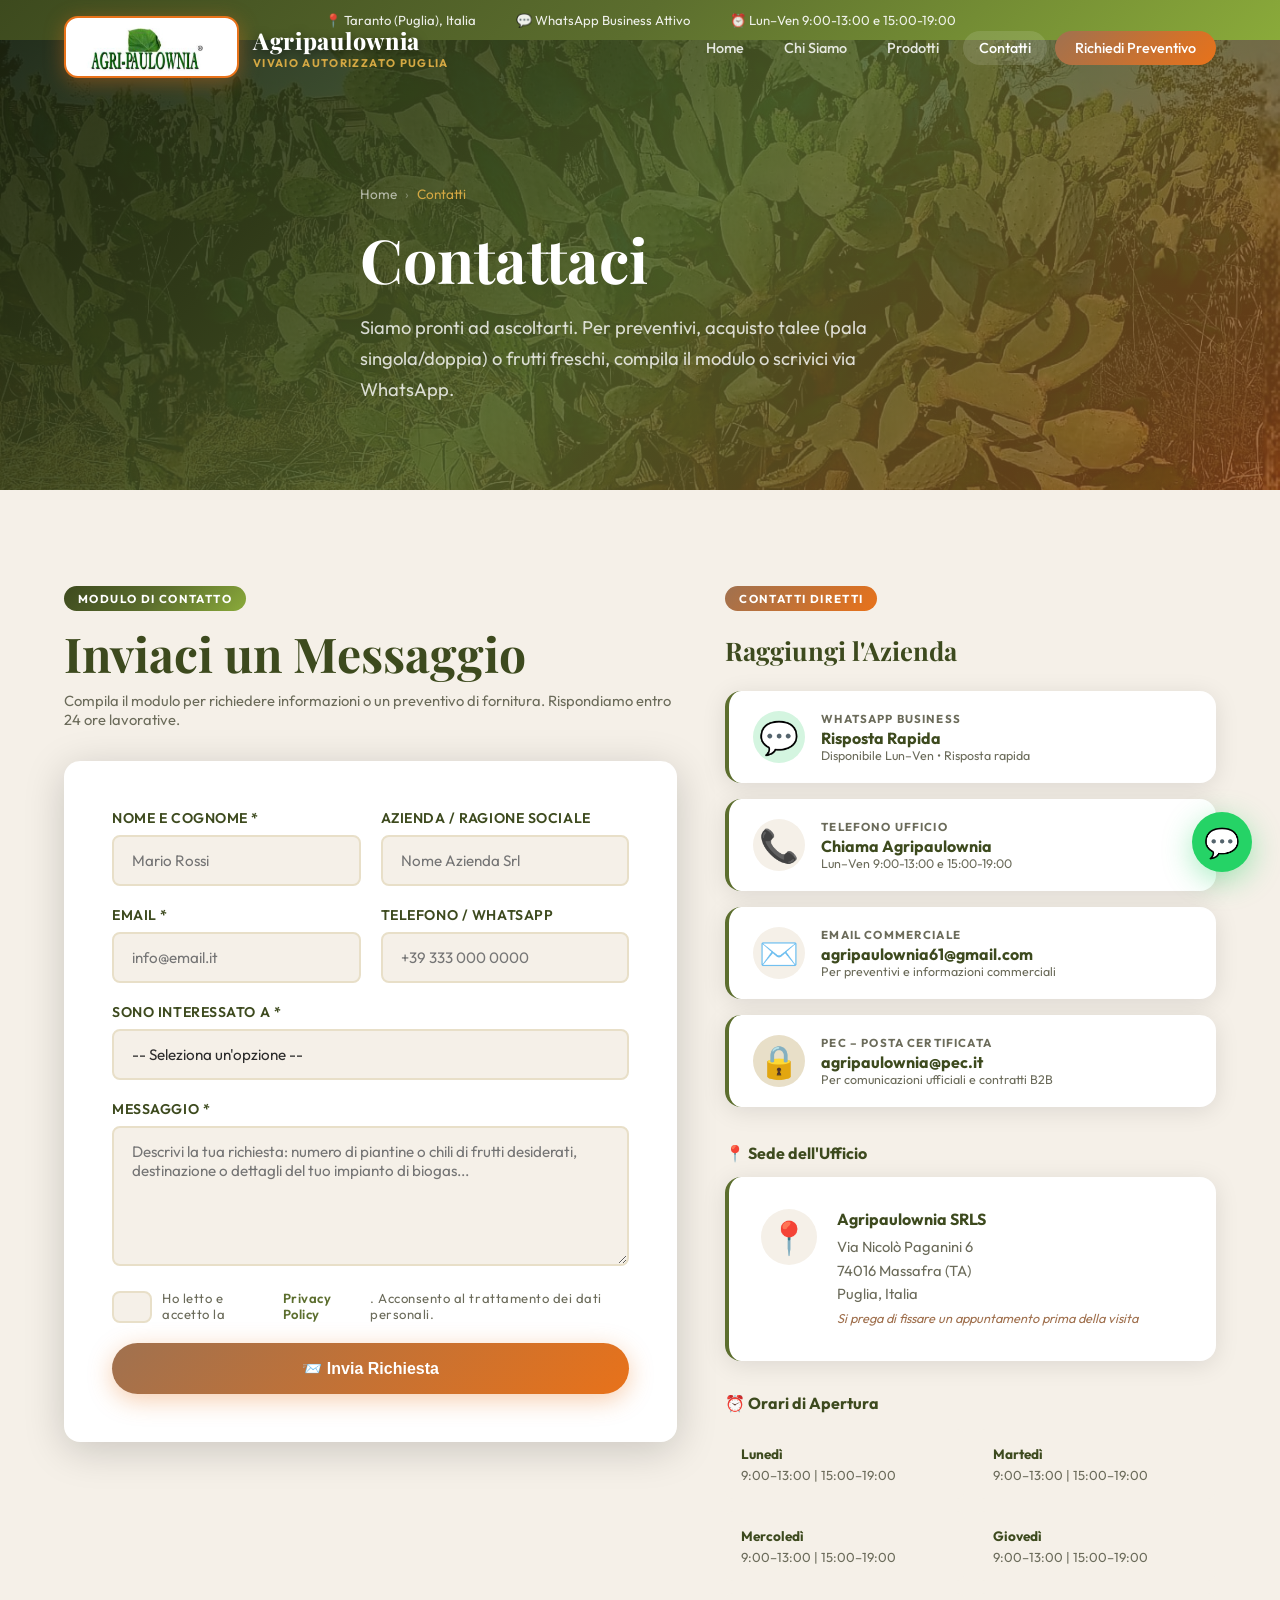
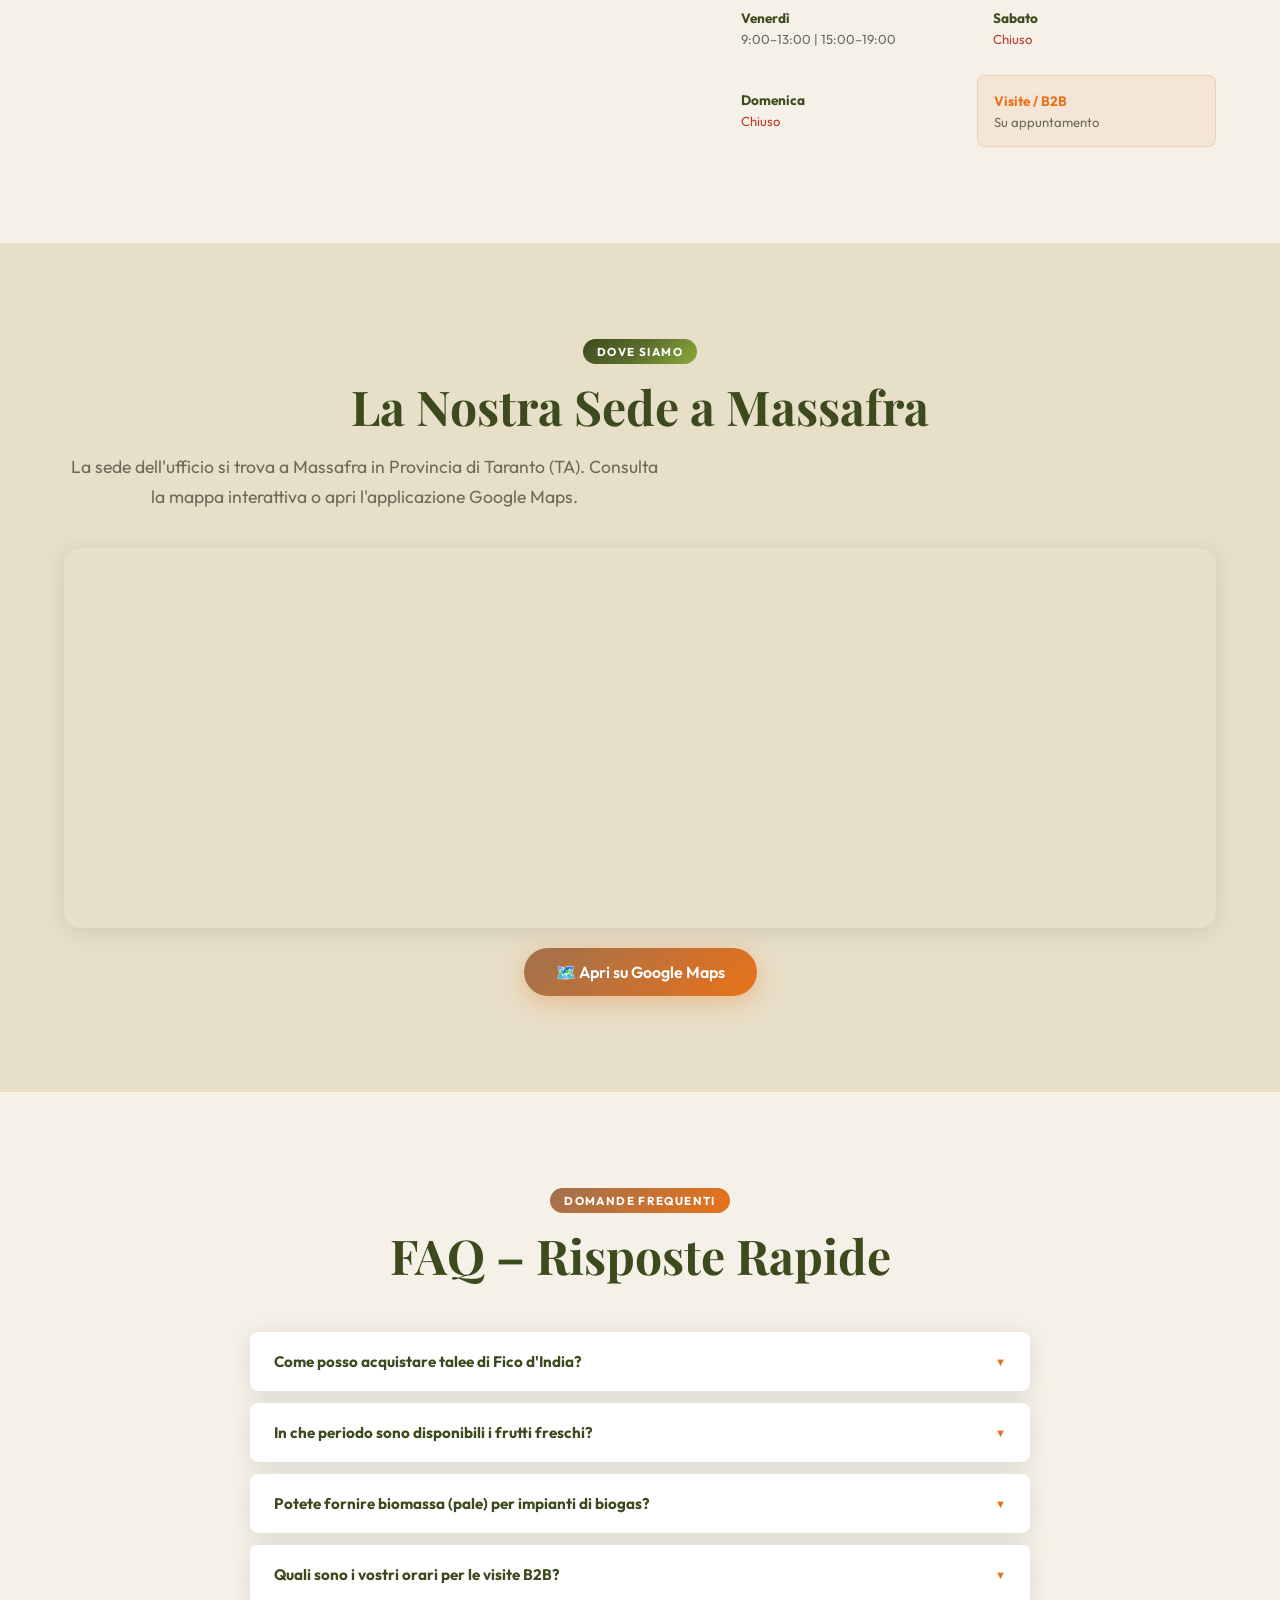
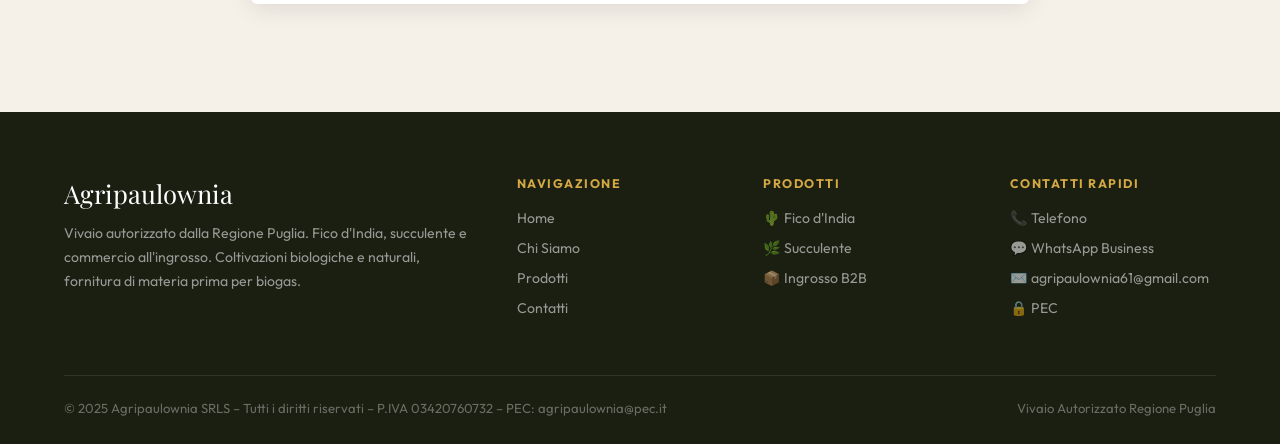
<file: contatti.html>
<!DOCTYPE html>
<html lang="it">
<head>
  <meta charset="UTF-8" />
  <meta name="viewport" content="width=device-width, initial-scale=1.0" />
  <title>Contatti – Agripaulownia | Vivaio Puglia | Richiedi Preventivo</title>
  <meta name="description" content="Contatta Agripaulownia per preventivi, piantine di Fico d'India a foglia singola o doppia, frutti biologici, piante succulente e fornitura pale per biogas." />
    <link rel="icon" type="image/png" sizes="32x32" href="images/favicon.png" />
  <link rel="apple-touch-icon" sizes="180x180" href="images/favicon-180.png" /><link rel="stylesheet" href="style.css" />
  <style>
    /* ── Contact layout ── */
    .contact-layout {
      display: grid;
      grid-template-columns: 5fr 4fr;
      gap: 48px;
      align-items: start;
    }

    /* ── Map placeholder ── */
    .map-container {
      border-radius: var(--radius);
      overflow: hidden;
      height: 380px;
      background: var(--cream-dark);
      position: relative;
      margin-top: 32px;
      box-shadow: var(--shadow-soft);
    }
    .map-container iframe {
      width: 100%;
      height: 100%;
      border: 0;
    }

    /* ── Hours grid ── */
    .hours-grid {
      display: grid;
      grid-template-columns: 1fr 1fr;
      gap: 12px;
    }
    .hours-item {
      background: var(--cream);
      border-radius: var(--radius-sm);
      padding: 16px;
    }
    .hours-item .day {
      font-weight: 700;
      font-size: 0.85rem;
      color: var(--olive-dark);
      margin-bottom: 4px;
    }
    .hours-item .time {
      font-size: 0.82rem;
      color: var(--text-muted);
    }
    .hours-item.closed .time { color: var(--red-cactus); }

    /* ── Quick contact buttons ── */
    .quick-contacts {
      display: flex;
      flex-direction: column;
      gap: 16px;
    }
    .quick-btn {
      display: flex;
      align-items: center;
      gap: 16px;
      background: var(--white);
      border-radius: var(--radius);
      padding: 20px 24px;
      box-shadow: var(--shadow-soft);
      text-decoration: none;
      transition: var(--transition);
      border-left: 4px solid var(--olive);
    }
    .quick-btn:hover {
      transform: translateX(8px);
      box-shadow: var(--shadow-md);
      border-left-color: var(--orange);
    }
    .quick-btn .icon {
      font-size: 2rem;
      width: 52px; height: 52px;
      background: var(--cream);
      border-radius: 50%;
      display: flex; align-items: center; justify-content: center;
      flex-shrink: 0;
    }
    .quick-btn .info .label {
      font-size: 0.72rem;
      font-weight: 700;
      letter-spacing: 0.1em;
      text-transform: uppercase;
      color: var(--text-muted);
      margin-bottom: 2px;
    }
    .quick-btn .info .value {
      font-size: 1rem;
      font-weight: 700;
      color: var(--olive-dark);
    }
    .quick-btn .info .sub {
      font-size: 0.78rem;
      color: var(--text-muted);
    }

    /* ── Form success message ── */
    .form-success {
      display: none;
      background: var(--gradient-green);
      color: var(--white);
      border-radius: var(--radius);
      padding: 24px 28px;
      text-align: center;
      margin-top: 20px;
    }
    .form-success.show { display: block; }

    /* ── Info bar top ── */
    .info-bar {
      background: var(--gradient-green);
      color: var(--white);
      padding: 12px 0;
      font-size: 0.82rem;
    }
    .info-bar .container {
      display: flex;
      justify-content: center;
      gap: 40px;
      flex-wrap: wrap;
    }
    .info-bar-item {
      display: flex;
      align-items: center;
      gap: 8px;
      opacity: 0.9;
    }

    @media (max-width: 1024px) {
      .contact-layout { grid-template-columns: 1fr; }
      .hours-grid { grid-template-columns: repeat(3, 1fr); }
    }
    @media (max-width: 640px) {
      .hours-grid { grid-template-columns: 1fr 1fr; }
    }
  </style>
</head>
<body>

<!-- ── INFO BAR ── -->
<div class="info-bar">
  <div class="container">
    <div class="info-bar-item">📍 Taranto (Puglia), Italia</div>
    <div class="info-bar-item">💬 WhatsApp Business Attivo</div>
    <div class="info-bar-item">⏰ Lun–Ven 9:00-13:00 e 15:00-19:00</div>
  </div>
</div>

<!-- ── NAVIGATION ── -->
<nav class="navbar scrolled" id="navbar">
  <div class="container">
    <a href="index.html" class="nav-logo">
      <img src="images/WhatsApp_Image_2026-09-08_at_15.44.19.jpeg" alt="Agripaulownia Logo" />
      <div class="nav-logo-text">
        <span class="name">Agripaulownia</span>
        <span class="tagline">Vivaio Autorizzato Puglia</span>
      </div>
    </a>
    <ul class="nav-links" id="navLinks">
      <li><a href="index.html">Home</a></li>
      <li><a href="chi-siamo.html">Chi Siamo</a></li>
      <li><a href="prodotti.html">Prodotti</a></li>
      <li><a href="contatti.html" class="active">Contatti</a></li>
      <li class="nav-cta"><a href="#form-contatto">Richiedi Preventivo</a></li>
    </ul>
    <div class="hamburger" onclick="toggleNav()"><span></span><span></span><span></span></div>
  </div>
</nav>

<!-- ── PAGE HERO ── -->
<section class="page-hero">
  <div class="page-hero-bg" style="background-image:url('images/WhatsApp_Image_2026-07-15_at_09.56.451.jpeg')"></div>
  <div class="page-hero-overlay"></div>
  <div class="container">
    <div class="page-hero-content">
      <div class="breadcrumb">
        <a href="index.html">Home</a>
        <span class="sep">›</span>
        <span class="current">Contatti</span>
      </div>
      <h1>Contattaci</h1>
      <p>Siamo pronti ad ascoltarti. Per preventivi, acquisto talee (pala singola/doppia) o frutti freschi, compila il modulo o scrivici via WhatsApp.</p>
    </div>
  </div>
</section>

<!-- ── MAIN CONTACT SECTION ── -->
<section class="section" id="form-contatto">
  <div class="container">
    <div class="contact-layout">

      <!-- LEFT: FORM -->
      <div class="reveal">
        <span class="tag tag-green">Modulo di Contatto</span>
        <h2 class="section-title" style="margin-bottom:8px;">Inviaci un Messaggio</h2>
        <p style="color:var(--text-muted); margin-bottom:32px; font-size:0.92rem;">Compila il modulo per richiedere informazioni o un preventivo di fornitura. Rispondiamo entro 24 ore lavorative.</p>

        <div class="contact-form">
          <form id="contactForm" onsubmit="submitForm(event)">
            <div class="form-grid">
              <div class="form-group">
                <label for="nome">Nome e Cognome *</label>
                <input type="text" id="nome" name="nome" placeholder="Mario Rossi" required />
              </div>
              <div class="form-group">
                <label for="azienda">Azienda / Ragione Sociale</label>
                <input type="text" id="azienda" name="azienda" placeholder="Nome Azienda Srl" />
              </div>
            </div>
            <div class="form-grid">
              <div class="form-group">
                <label for="email">Email *</label>
                <input type="email" id="email" name="email" placeholder="info@email.it" required />
              </div>
              <div class="form-group">
                <label for="telefono">Telefono / WhatsApp</label>
                <input type="tel" id="telefono" name="telefono" placeholder="+39 333 000 0000" />
              </div>
            </div>
            <div class="form-group">
              <label for="interesse">Sono interessato a *</label>
              <select id="interesse" name="interesse" required>
                <option value="">-- Seleziona un'opzione --</option>
                <option value="fichi-singola">🌵 Talea Fico d'India - Pala Singola (1 cladodo)</option>
                <option value="fichi-doppia">🌵 Talea Fico d'India - Pala Doppia (2 cladodi)</option>
                <option value="fichi-frutti">🍑 Vendita Frutti freschi di Fico d'India</option>
                <option value="fichi-biogas">🔋 Fornitura pale (cladodi) per Impianti Biogas</option>
                <option value="succulente-ingrosso">🌿 Succulente / Piante Grasse all'Ingrosso</option>
                <option value="materiale-propagazione">🌱 Materiale Vivaistico / Talee</option>
                <option value="altro">❓ Altro / Richiesta Informazioni</option>
              </select>
            </div>
            <div class="form-group">
              <label for="messaggio">Messaggio *</label>
              <textarea id="messaggio" name="messaggio" placeholder="Descrivi la tua richiesta: numero di piantine o chili di frutti desiderati, destinazione o dettagli del tuo impianto di biogas..." required></textarea>
            </div>
            <div class="form-group">
              <label style="display:flex; gap:10px; align-items:flex-start; cursor:pointer; text-transform:none; font-weight:400; font-size:0.82rem; color:var(--text-muted);">
                <input type="checkbox" required style="width:18px; height:18px; margin-top:1px; flex-shrink:0; accent-color:var(--olive);" />
                Ho letto e accetto la <a href="#" style="color:var(--olive); font-weight:600;">Privacy Policy</a>. Acconsento al trattamento dei dati personali.
              </label>
            </div>
            <button type="submit" class="btn btn-primary" style="width:100%; justify-content:center; font-size:1rem; padding:16px;">
              📨 Invia Richiesta
            </button>
          </form>
          <div class="form-success" id="formSuccess">
            <div style="font-size:2.5rem; margin-bottom:8px;">✅</div>
            <div style="font-family:'Playfair Display',serif; font-size:1.3rem; margin-bottom:6px;">Messaggio Inviato!</div>
            <p style="font-size:0.9rem; opacity:0.85;">Grazie per averci contattato. Ti risponderemo entro 24 ore lavorative. Se hai bisogno di una risposta immediata, puoi contattarci direttamente via WhatsApp.</p>
          </div>
        </div>
      </div>

      <!-- RIGHT: CONTACTS + HOURS -->
      <div class="reveal reveal-delay-2">
        <span class="tag">Contatti Diretti</span>
        <h3 style="font-family:'Playfair Display',serif; font-size:1.6rem; color:var(--olive-dark); margin-bottom:24px; margin-top:8px;">Raggiungi l'Azienda</h3>

        <div class="quick-contacts" style="margin-bottom:36px;">
          <a href="https://wa.me/39" class="quick-btn" target="_blank" id="whatsapp-link">
            <div class="icon" style="background:#d4f5e0;">💬</div>
            <div class="info">
              <div class="label">WhatsApp Business</div>
              <div class="value">Risposta Rapida</div>
              <div class="sub">Disponibile Lun–Ven • Risposta rapida</div>
            </div>
          </a>

          <a href="tel:+39" class="quick-btn" id="phone-link">
            <div class="icon">📞</div>
            <div class="info">
              <div class="label">Telefono Ufficio</div>
              <div class="value">Chiama Agripaulownia</div>
              <div class="sub">Lun–Ven 9:00-13:00 e 15:00-19:00</div>
            </div>
          </a>

          <a href="mailto:agripaulownia61@gmail.com" class="quick-btn" id="email-link">
            <div class="icon">✉️</div>
            <div class="info">
              <div class="label">Email Commerciale</div>
              <div class="value">agripaulownia61@gmail.com</div>
              <div class="sub">Per preventivi e informazioni commerciali</div>
            </div>
          </a>

          <a href="mailto:agripaulownia@pec.it" class="quick-btn" id="pec-link">
            <div class="icon" style="background:var(--cream-dark);">🔒</div>
            <div class="info">
              <div class="label">PEC – Posta Certificata</div>
              <div class="value">agripaulownia@pec.it</div>
              <div class="sub">Per comunicazioni ufficiali e contratti B2B</div>
            </div>
          </a>
        </div>

        <!-- Sede -->
        <div style="margin-bottom:32px;">
          <h4 style="font-weight:700; color:var(--olive-dark); margin-bottom:14px; font-size:1rem;">📍 Sede dell'Ufficio</h4>
          <div class="contact-info-card" style="margin-bottom:0;">
            <div class="contact-icon">📍</div>
            <div class="contact-info-text">
              <h4>Agripaulownia SRLS</h4>
              <p>Via Nicolò Paganini 6<br/>
              74016 Massafra (TA)<br/>
              Puglia, Italia<br/>
              <em style="font-size:0.8rem; color:var(--terra);">Si prega di fissare un appuntamento prima della visita</em></p>
            </div>
          </div>
        </div>

        <!-- Orari -->
        <div>
          <h4 style="font-weight:700; color:var(--olive-dark); margin-bottom:16px; font-size:1rem;">⏰ Orari di Apertura</h4>
          <div class="hours-grid">
            <div class="hours-item">
              <div class="day">Lunedì</div>
              <div class="time">9:00–13:00 | 15:00–19:00</div>
            </div>
            <div class="hours-item">
              <div class="day">Martedì</div>
              <div class="time">9:00–13:00 | 15:00–19:00</div>
            </div>
            <div class="hours-item">
              <div class="day">Mercoledì</div>
              <div class="time">9:00–13:00 | 15:00–19:00</div>
            </div>
            <div class="hours-item">
              <div class="day">Giovedì</div>
              <div class="time">9:00–13:00 | 15:00–19:00</div>
            </div>
            <div class="hours-item">
              <div class="day">Venerdì</div>
              <div class="time">9:00–13:00 | 15:00–19:00</div>
            </div>
            <div class="hours-item closed">
              <div class="day">Sabato</div>
              <div class="time">Chiuso</div>
            </div>
            <div class="hours-item closed">
              <div class="day">Domenica</div>
              <div class="time">Chiuso</div>
            </div>
            <div class="hours-item" style="background:rgba(232,114,26,0.08); border:1px solid rgba(232,114,26,0.2);">
              <div class="day" style="color:var(--orange);">Visite / B2B</div>
              <div class="time">Su appuntamento</div>
            </div>
          </div>
        </div>

      </div>
    </div>
  </div>
</section>

<!-- ── MAP SECTION ── -->
<section class="section section-alt">
  <div class="container">
    <div style="text-align:center; margin-bottom:36px;" class="reveal">
      <span class="tag tag-green">Dove Siamo</span>
      <h2 class="section-title">La Nostra Sede a Massafra</h2>
      <p class="section-sub">La sede dell'ufficio si trova a Massafra in Provincia di Taranto (TA). Consulta la mappa interattiva o apri l'applicazione Google Maps.</p>
    </div>
    <div class="map-container reveal">
      <!-- Mappa Google Maps integrata con indirizzo reale -->
      <iframe src="https://www.google.com/maps/embed?pb=!1m18!1m12!1m3!1d3023.2370617300706!2d17.114704076326658!3d40.589886071412574!2m3!1f0!2f0!3f0!3m2!1i1024!2i768!4f13.1!3m3!1m2!1s0x1346f0477b8971f1%3A0xc3412501a1c93a8d!2sVia%20Nicol%C3%B2%20Paganini%2C%206%2C%2074016%20Massafra%20TA!5e0!3m2!1sit!2sit!4v1717283456789!5m2!1sit!2sit" width="100%" height="100%" style="border:0;" allowfullscreen="" loading="lazy" referrerpolicy="no-referrer-when-downgrade"></iframe>
    </div>
    <div style="text-align:center; margin-top:20px;">
      <a href="https://maps.app.goo.gl/ULooT4WFDzWMUVPG8" target="_blank" class="btn btn-primary">
        🗺️ Apri su Google Maps
      </a>
    </div>
  </div>
</section>

<!-- ── FAQ RAPIDE ── -->
<section class="section">
  <div class="container">
    <div style="max-width:780px; margin:0 auto;">
      <div style="text-align:center; margin-bottom:48px;" class="reveal">
        <span class="tag">Domande Frequenti</span>
        <h2 class="section-title">FAQ – Risposte Rapide</h2>
      </div>
      <div id="faqContainer">
        <div class="faq-item reveal" onclick="toggleFaq(this)">
          <div class="faq-question">
            <span>Come posso acquistare talee di Fico d'India?</span>
            <span class="faq-arrow">▼</span>
          </div>
          <div class="faq-answer">
            <p>Puoi contattarci tramite il modulo, per email o per telefono WhatsApp. Forniamo talee certificate a pala singola (un cladodo) o doppia pala (due cladodi), pronte per essere messe a dimora. Tutte le nostre piantine sono dotate di regolare passaporto fitosanitario europeo.</p>
          </div>
        </div>
        <div class="faq-item reveal reveal-delay-1" onclick="toggleFaq(this)">
          <div class="faq-question">
            <span>In che periodo sono disponibili i frutti freschi?</span>
            <span class="faq-arrow">▼</span>
          </div>
          <div class="faq-answer">
            <p>I frutti freschi di fico d'india biologico vengono raccolti e venduti nel loro periodo naturale di maturazione, che in Puglia va tipicamente da fine agosto fino a ottobre/novembre. È consigliabile prenotare le quantità desiderate in anticipo.</p>
          </div>
        </div>
        <div class="faq-item reveal reveal-delay-2" onclick="toggleFaq(this)">
          <div class="faq-question">
            <span>Potete fornire biomassa (pale) per impianti di biogas?</span>
            <span class="faq-arrow">▼</span>
          </div>
          <div class="faq-answer">
            <p>Sì. Forniamo pale(cladodi) freschi coltivati in modo del tutto biologico e naturale a impianti di biogas di terzi. Le pale hanno un ottimo potere metanigeno, non creano cattivi odori durante lo stoccaggio e garantiscono continuità di approvvigionamento su tutto l'arco dell'anno.</p>
          </div>
        </div>
        <div class="faq-item reveal reveal-delay-3" onclick="toggleFaq(this)">
          <div class="faq-question">
            <span>Quali sono i vostri orari per le visite B2B?</span>
            <span class="faq-arrow">▼</span>
          </div>
          <div class="faq-answer">
            <p>Il nostro ufficio è operativo dal lunedì al venerdì dalle 9:00 alle 13:00 e dalle 15:00 alle 19:00. Il sabato e la domenica siamo chiusi. Per visite in vivaio di operatori B2B ed aziende, si richiede obbligatoriamente di concordare preventivamente un appuntamento.</p>
          </div>
        </div>
      </div>
    </div>
  </div>
</section>

<!-- ── FOOTER ── -->
<footer class="footer">
  <div class="container">
    <div class="footer-grid">
      <div class="footer-brand">
        <div class="name">Agripaulownia</div>
        <p>Vivaio autorizzato dalla Regione Puglia. Fico d'India, succulente e commercio all'ingrosso. Coltivazioni biologiche e naturali, fornitura di materia prima per biogas.</p>
      </div>
      <div class="footer-col">
        <h5>Navigazione</h5>
        <ul>
          <li><a href="index.html">Home</a></li>
          <li><a href="chi-siamo.html">Chi Siamo</a></li>
          <li><a href="prodotti.html">Prodotti</a></li>
          <li><a href="contatti.html">Contatti</a></li>
        </ul>
      </div>
      <div class="footer-col">
        <h5>Prodotti</h5>
        <ul>
          <li><a href="prodotti.html#fichi-india">🌵 Fico d'India</a></li>
          <li><a href="prodotti.html#succulente">🌿 Succulente</a></li>
          <li><a href="prodotti.html#ingrosso">📦 Ingrosso B2B</a></li>
        </ul>
      </div>
      <div class="footer-col">
        <h5>Contatti Rapidi</h5>
        <ul>
          <li><a href="tel:+39">📞 Telefono</a></li>
          <li><a href="https://wa.me/39" target="_blank">💬 WhatsApp Business</a></li>
          <li><a href="mailto:agripaulownia61@gmail.com">✉️ agripaulownia61@gmail.com</a></li>
          <li><a href="mailto:agripaulownia@pec.it">🔒 PEC</a></li>
        </ul>
      </div>
    </div>
    <div class="footer-bottom">
      <span>© 2025 Agripaulownia SRLS – Tutti i diritti riservati – P.IVA 03420760732 – PEC: agripaulownia@pec.it</span>
      <span>Vivaio Autorizzato Regione Puglia</span>
    </div>
  </div>
</footer>

<a href="https://wa.me/39" class="whatsapp-float" target="_blank">💬</a>

<style>
  /* FAQ Accordion */
  .faq-item {
    background: var(--white);
    border-radius: var(--radius-sm);
    margin-bottom: 12px;
    box-shadow: var(--shadow-soft);
    overflow: hidden;
    cursor: pointer;
    transition: var(--transition);
  }
  .faq-item:hover { box-shadow: var(--shadow-md); }
  .faq-question {
    display: flex;
    justify-content: space-between;
    align-items: center;
    padding: 20px 24px;
    font-weight: 700;
    font-size: 0.95rem;
    color: var(--olive-dark);
  }
  .faq-arrow {
    transition: transform 0.3s ease;
    font-size: 0.7rem;
    color: var(--orange);
    flex-shrink: 0;
    margin-left: 16px;
  }
  .faq-item.open .faq-arrow { transform: rotate(180deg); }
  .faq-answer {
    max-height: 0;
    overflow: hidden;
    transition: max-height 0.4s ease;
  }
  .faq-answer p {
    padding: 0 24px 20px;
    font-size: 0.88rem;
    color: var(--text-muted);
    line-height: 1.65;
  }
  .faq-item.open .faq-answer { max-height: 200px; }
  .faq-item.open { border-left: 4px solid var(--orange); }

  @media (max-width: 768px) {
    .hours-grid { grid-template-columns: 1fr 1fr; }
  }
</style>

<script>
  const navbar = document.getElementById('navbar');
  window.addEventListener('scroll', () => navbar.classList.toggle('scrolled', window.scrollY > 60));
  function toggleNav() { document.getElementById('navLinks').classList.toggle('open'); }
  const reveals = document.querySelectorAll('.reveal');
  const obs = new IntersectionObserver(entries => {
    entries.forEach(e => { if(e.isIntersecting) { e.target.classList.add('visible'); obs.unobserve(e.target); } });
  }, { threshold: 0.1 });
  reveals.forEach(el => obs.observe(el));

  async function submitForm(e) {
    e.preventDefault();
    const form = document.getElementById('contactForm');
    const submitBtn = form.querySelector('button[type="submit"]');
    const success = document.getElementById('formSuccess');

    const originalBtnContent = submitBtn.innerHTML;
    submitBtn.disabled = true;
    submitBtn.innerHTML = '⏳ Invio in corso...';

    const formData = new FormData(form);
    const data = {
      "Nome e Cognome": formData.get('nome'),
      "Azienda": formData.get('azienda') || 'Non specificata',
      "Email": formData.get('email'),
      "Telefono": formData.get('telefono') || 'Non specificato',
      "Interesse": formData.get('interesse'),
      "Messaggio": formData.get('messaggio'),
      "_subject": "Nuova richiesta dal sito web Agripolonia - " + formData.get('nome'),
      "_captcha": "false",
      "_template": "table"
    };

    try {
      const response = await fetch('https://formsubmit.co/ajax/agripaulownia61@gmail.com', {
        method: 'POST',
        headers: {
          'Content-Type': 'application/json',
          'Accept': 'application/json'
        },
        body: JSON.stringify(data)
      });

      if (response.ok) {
        form.style.display = 'none';
        success.classList.add('show');
      } else {
        form.action = 'https://formsubmit.co/agripaulownia61@gmail.com';
        form.method = 'POST';
        form.removeAttribute('onsubmit');
        form.submit();
      }
    } catch (err) {
      form.action = 'https://formsubmit.co/agripaulownia61@gmail.com';
      form.method = 'POST';
      form.removeAttribute('onsubmit');
      form.submit();
    }
  }

  function toggleFaq(item) {
    const allItems = document.querySelectorAll('.faq-item');
    allItems.forEach(i => { if(i !== item) i.classList.remove('open'); });
    item.classList.toggle('open');
  }
</script>
</body>
</html>
</file>
<file: style.css>
/* ============================================================
   AGRIPAULOWNIA – Global Stylesheet
   Palette: Verde oliva, Terra, Arancio/Rosso Fico d'India
   ============================================================ */

@import url('https://fonts.googleapis.com/css2?family=Outfit:wght@300;400;500;600;700;800&family=Playfair+Display:ital,wght@0,600;0,700;1,500&display=swap');

/* ---------- CSS Variables ---------- */
:root {
  --olive:        #5c6e2e;
  --olive-dark:   #3d4a1e;
  --olive-light:  #8aaa3a;
  --terra:        #a0714f;
  --terra-light:  #c9956d;
  --cream:        #f5f0e8;
  --cream-dark:   #e8dfc8;
  --orange:       #e8721a;
  --red-cactus:   #c0392b;
  --gold:         #d4a843;
  --white:        #ffffff;
  --dark:         #1a1f12;
  --text:         #2c2c2c;
  --text-muted:   #6b6b5a;

  --gradient-hero:   linear-gradient(135deg, rgba(28,35,14,0.85) 0%, rgba(92,110,46,0.7) 50%, rgba(200,90,30,0.5) 100%);
  --gradient-green:  linear-gradient(135deg, #3d4a1e 0%, #5c6e2e 50%, #8aaa3a 100%);
  --gradient-warm:   linear-gradient(135deg, #a0714f 0%, #e8721a 100%);
  --gradient-gold:   linear-gradient(135deg, #d4a843 0%, #e8721a 100%);

  --shadow-soft:  0 4px 24px rgba(0,0,0,0.10);
  --shadow-md:    0 8px 40px rgba(0,0,0,0.18);
  --shadow-glow:  0 0 30px rgba(232,114,26,0.25);
  --radius:       16px;
  --radius-sm:    8px;
  --transition:   all 0.35s cubic-bezier(0.4, 0, 0.2, 1);
}

/* ---------- Reset & Base ---------- */
*, *::before, *::after { box-sizing: border-box; margin: 0; padding: 0; }

html { scroll-behavior: smooth; font-size: 16px; }

body {
  font-family: 'Outfit', sans-serif;
  color: var(--text);
  background: var(--cream);
  overflow-x: hidden;
}

img { max-width: 100%; display: block; }
a  { color: inherit; text-decoration: none; }

/* ---------- Utility Classes ---------- */
.container {
  max-width: 1200px;
  margin: 0 auto;
  padding: 0 24px;
}
.section { padding: 96px 0; }
.section-alt { background: var(--cream-dark); }

.tag {
  display: inline-block;
  background: var(--gradient-warm);
  color: var(--white);
  font-size: 0.72rem;
  font-weight: 700;
  letter-spacing: 0.12em;
  text-transform: uppercase;
  padding: 5px 14px;
  border-radius: 50px;
  margin-bottom: 14px;
}
.tag-green {
  background: var(--gradient-green);
}

.section-title {
  font-family: 'Playfair Display', serif;
  font-size: clamp(2rem, 4vw, 3rem);
  color: var(--olive-dark);
  line-height: 1.2;
  margin-bottom: 16px;
}
.section-sub {
  font-size: 1.1rem;
  color: var(--text-muted);
  max-width: 600px;
  line-height: 1.7;
}

/* ---------- Buttons ---------- */
.btn {
  display: inline-flex;
  align-items: center;
  gap: 10px;
  padding: 14px 32px;
  border-radius: 50px;
  font-size: 1rem;
  font-weight: 600;
  cursor: pointer;
  border: none;
  transition: var(--transition);
  text-decoration: none;
  white-space: nowrap;
}
.btn-primary {
  background: var(--gradient-warm);
  color: var(--white);
  box-shadow: 0 6px 24px rgba(232,114,26,0.35);
}
.btn-primary:hover {
  transform: translateY(-3px);
  box-shadow: 0 12px 36px rgba(232,114,26,0.45);
}
.btn-outline {
  background: transparent;
  color: var(--white);
  border: 2px solid rgba(255,255,255,0.7);
  backdrop-filter: blur(8px);
}
.btn-outline:hover {
  background: rgba(255,255,255,0.15);
  border-color: var(--white);
  transform: translateY(-3px);
}
.btn-green {
  background: var(--gradient-green);
  color: var(--white);
  box-shadow: 0 6px 24px rgba(92,110,46,0.35);
}
.btn-green:hover {
  transform: translateY(-3px);
  box-shadow: 0 12px 36px rgba(92,110,46,0.45);
}

/* ---------- Navigation ---------- */
.navbar {
  position: fixed;
  top: 0; left: 0; right: 0;
  z-index: 1000;
  padding: 16px 0;
  transition: var(--transition);
}
.navbar.scrolled {
  background: rgba(29, 37, 14, 0.97);
  backdrop-filter: blur(20px);
  padding: 10px 0;
  box-shadow: 0 4px 30px rgba(0,0,0,0.3);
}
.navbar .container {
  display: flex;
  align-items: center;
  justify-content: space-between;
}
.nav-logo {
  display: flex;
  align-items: center;
  gap: 14px;
}
.nav-logo img {
  height: 62px;
  width: auto;
  max-width: 200px;
  object-fit: contain;
  border-radius: 14px;
  background: var(--white);
  padding: 4px 8px;
  border: 2.5px solid var(--orange);
  box-shadow: 0 4px 20px rgba(232, 114, 26, 0.4);
  transition: var(--transition);
}
.nav-logo:hover img {
  transform: scale(1.06);
  box-shadow: 0 6px 24px rgba(232, 114, 26, 0.55);
}
.nav-logo-text {
  display: flex;
  flex-direction: column;
}
.nav-logo-text .name {
  font-family: 'Playfair Display', serif;
  font-size: 1.45rem;
  font-weight: 800;
  color: var(--white);
  letter-spacing: 0.03em;
  text-shadow: 0 2px 10px rgba(0,0,0,0.5);
}
.nav-logo-text .tagline {
  font-size: 0.7rem;
  color: var(--gold);
  letter-spacing: 0.12em;
  text-transform: uppercase;
  font-weight: 700;
}
.nav-links {
  display: flex;
  align-items: center;
  gap: 8px;
  list-style: none;
}
.nav-links a {
  color: rgba(255,255,255,0.85);
  font-size: 0.9rem;
  font-weight: 500;
  padding: 8px 16px;
  border-radius: 50px;
  transition: var(--transition);
}
.nav-links a:hover,
.nav-links a.active {
  background: rgba(255,255,255,0.12);
  color: var(--white);
}
.nav-links .nav-cta a {
  background: var(--gradient-warm);
  color: var(--white);
  padding: 8px 20px;
}
.nav-links .nav-cta a:hover {
  transform: translateY(-2px);
  box-shadow: 0 6px 20px rgba(232,114,26,0.4);
  background: var(--gradient-warm);
}
.hamburger {
  display: none;
  flex-direction: column;
  gap: 5px;
  cursor: pointer;
  padding: 6px;
}
.hamburger span {
  display: block;
  width: 26px;
  height: 2px;
  background: var(--white);
  border-radius: 2px;
  transition: var(--transition);
}

/* ---------- Page Hero (inner pages) ---------- */
.page-hero {
  min-height: 50vh;
  display: flex;
  align-items: center;
  position: relative;
  overflow: hidden;
  background: var(--dark);
}
.page-hero-bg {
  position: absolute;
  inset: 0;
  background-size: cover;
  background-position: center;
  opacity: 0.45;
}
.page-hero-overlay {
  position: absolute;
  inset: 0;
  background: var(--gradient-hero);
}
.page-hero-content {
  position: relative;
  z-index: 2;
  padding: 140px 0 80px;
}
.page-hero-content h1 {
  font-family: 'Playfair Display', serif;
  font-size: clamp(2.2rem, 5vw, 3.8rem);
  color: var(--white);
  line-height: 1.2;
  margin-bottom: 16px;
}
.page-hero-content p {
  font-size: 1.15rem;
  color: rgba(255,255,255,0.8);
  max-width: 560px;
  line-height: 1.7;
}

/* ---------- Cards ---------- */
.card {
  background: var(--white);
  border-radius: var(--radius);
  overflow: hidden;
  box-shadow: var(--shadow-soft);
  transition: var(--transition);
}
.card:hover {
  transform: translateY(-6px);
  box-shadow: var(--shadow-md);
}
.card-img {
  width: 100%;
  aspect-ratio: 4/3;
  object-fit: cover;
  transition: transform 0.5s ease;
}
.card:hover .card-img { transform: scale(1.05); }

.card-body { padding: 24px; }
.card-title {
  font-family: 'Playfair Display', serif;
  font-size: 1.3rem;
  color: var(--olive-dark);
  margin-bottom: 10px;
}
.card-text {
  font-size: 0.9rem;
  color: var(--text-muted);
  line-height: 1.65;
}

/* ---------- Grid Layouts ---------- */
.grid-2 { display: grid; grid-template-columns: repeat(2, 1fr); gap: 32px; }
.grid-3 { display: grid; grid-template-columns: repeat(3, 1fr); gap: 24px; }
.grid-4 { display: grid; grid-template-columns: repeat(4, 1fr); gap: 20px; }

/* ---------- Image Gallery Grid ---------- */
.gallery-grid {
  display: grid;
  grid-template-columns: repeat(4, 1fr);
  grid-auto-rows: 220px;
  gap: 12px;
}
.gallery-grid .gallery-item {
  overflow: hidden;
  border-radius: var(--radius-sm);
  position: relative;
  cursor: pointer;
}
.gallery-grid .gallery-item.wide { grid-column: span 2; }
.gallery-grid .gallery-item.tall { grid-row: span 2; }
.gallery-grid .gallery-item img {
  width: 100%;
  height: 100%;
  object-fit: cover;
  transition: transform 0.5s ease;
}
.gallery-grid .gallery-item:hover img { transform: scale(1.08); }
.gallery-overlay {
  position: absolute;
  inset: 0;
  background: linear-gradient(to top, rgba(0,0,0,0.5), transparent);
  opacity: 0;
  transition: var(--transition);
  display: flex;
  align-items: flex-end;
  padding: 16px;
}
.gallery-item:hover .gallery-overlay { opacity: 1; }
.gallery-overlay span {
  color: white;
  font-size: 0.8rem;
  font-weight: 600;
}

/* ---------- Stats / Numbers ---------- */
.stats-bar {
  background: var(--gradient-green);
  padding: 48px 0;
}
.stats-grid {
  display: grid;
  grid-template-columns: repeat(4, 1fr);
  gap: 24px;
  text-align: center;
}
.stat-item { color: var(--white); }
.stat-num {
  font-family: 'Playfair Display', serif;
  font-size: 3rem;
  font-weight: 700;
  line-height: 1;
  color: var(--gold);
}
.stat-label {
  font-size: 0.85rem;
  opacity: 0.85;
  margin-top: 6px;
  letter-spacing: 0.04em;
}

/* ---------- Feature Boxes ---------- */
.feature-box {
  background: var(--white);
  border-radius: var(--radius);
  padding: 36px 28px;
  text-align: center;
  box-shadow: var(--shadow-soft);
  transition: var(--transition);
  border-bottom: 4px solid transparent;
}
.feature-box:hover {
  transform: translateY(-6px);
  border-bottom-color: var(--orange);
  box-shadow: var(--shadow-md);
}
.feature-icon {
  font-size: 2.8rem;
  margin-bottom: 18px;
  display: block;
}
.feature-title {
  font-family: 'Playfair Display', serif;
  font-size: 1.2rem;
  color: var(--olive-dark);
  margin-bottom: 10px;
}
.feature-text {
  font-size: 0.88rem;
  color: var(--text-muted);
  line-height: 1.65;
}

/* ---------- Highlight Box (Fico d'India special) ---------- */
.highlight-box {
  background: linear-gradient(135deg, #1a1f0a 0%, #3d4a1e 40%, #6b3000 100%);
  border-radius: 24px;
  padding: 60px;
  position: relative;
  overflow: hidden;
  display: grid;
  grid-template-columns: 1fr 1fr;
  gap: 48px;
  align-items: center;
  box-shadow: var(--shadow-md);
}
.highlight-box::before {
  content: '';
  position: absolute;
  top: -50px; right: -50px;
  width: 300px; height: 300px;
  background: radial-gradient(circle, rgba(232,114,26,0.3) 0%, transparent 70%);
  border-radius: 50%;
}
.highlight-content { position: relative; z-index: 1; }
.highlight-content h2 {
  font-family: 'Playfair Display', serif;
  font-size: clamp(1.8rem, 3vw, 2.6rem);
  color: var(--white);
  line-height: 1.25;
  margin-bottom: 16px;
}
.highlight-content p {
  color: rgba(255,255,255,0.8);
  line-height: 1.7;
  margin-bottom: 28px;
  font-size: 1rem;
}
.highlight-img {
  border-radius: var(--radius);
  overflow: hidden;
  aspect-ratio: 4/3;
  box-shadow: 0 20px 60px rgba(0,0,0,0.5);
}
.highlight-img img {
  width: 100%; height: 100%;
  object-fit: cover;
}

/* ---------- Contact Form ---------- */
.contact-form {
  background: var(--white);
  border-radius: var(--radius);
  padding: 48px;
  box-shadow: var(--shadow-md);
}
.form-group {
  margin-bottom: 20px;
}
.form-group label {
  display: block;
  font-weight: 600;
  font-size: 0.88rem;
  color: var(--olive-dark);
  margin-bottom: 8px;
  letter-spacing: 0.04em;
  text-transform: uppercase;
}
.form-group input,
.form-group textarea,
.form-group select {
  width: 100%;
  padding: 14px 18px;
  border: 2px solid var(--cream-dark);
  border-radius: var(--radius-sm);
  font-family: 'Outfit', sans-serif;
  font-size: 0.95rem;
  color: var(--text);
  background: var(--cream);
  transition: var(--transition);
  outline: none;
  appearance: none;
}
.form-group input:focus,
.form-group textarea:focus,
.form-group select:focus {
  border-color: var(--olive);
  background: var(--white);
  box-shadow: 0 0 0 4px rgba(92,110,46,0.1);
}
.form-group textarea { resize: vertical; min-height: 140px; }
.form-grid { display: grid; grid-template-columns: 1fr 1fr; gap: 20px; }

/* ---------- Contact Info Blocks ---------- */
.contact-info-card {
  background: var(--white);
  border-radius: var(--radius);
  padding: 32px;
  box-shadow: var(--shadow-soft);
  display: flex;
  gap: 20px;
  align-items: flex-start;
  transition: var(--transition);
  border-left: 4px solid var(--olive);
}
.contact-info-card:hover {
  transform: translateX(6px);
  border-left-color: var(--orange);
}
.contact-icon {
  font-size: 2rem;
  flex-shrink: 0;
  width: 56px; height: 56px;
  background: var(--cream);
  border-radius: 50%;
  display: flex; align-items: center; justify-content: center;
}
.contact-info-text h4 {
  font-weight: 700;
  color: var(--olive-dark);
  margin-bottom: 6px;
}
.contact-info-text p, .contact-info-text a {
  font-size: 0.92rem;
  color: var(--text-muted);
  line-height: 1.6;
}
.contact-info-text a:hover { color: var(--orange); }

/* ---------- Footer ---------- */
.footer {
  background: var(--dark);
  color: rgba(255,255,255,0.75);
  padding: 64px 0 28px;
}
.footer-grid {
  display: grid;
  grid-template-columns: 2fr 1fr 1fr 1fr;
  gap: 40px;
  margin-bottom: 48px;
}
.footer-brand .name {
  font-family: 'Playfair Display', serif;
  font-size: 1.6rem;
  color: var(--white);
  margin-bottom: 12px;
}
.footer-brand p {
  font-size: 0.88rem;
  line-height: 1.7;
  color: rgba(255,255,255,0.55);
}
.footer-col h5 {
  font-size: 0.78rem;
  font-weight: 700;
  letter-spacing: 0.12em;
  text-transform: uppercase;
  color: var(--gold);
  margin-bottom: 16px;
}
.footer-col ul { list-style: none; }
.footer-col ul li { margin-bottom: 10px; }
.footer-col ul a {
  font-size: 0.88rem;
  color: rgba(255,255,255,0.55);
  transition: var(--transition);
}
.footer-col ul a:hover { color: var(--orange); padding-left: 4px; }
.footer-bottom {
  border-top: 1px solid rgba(255,255,255,0.1);
  padding-top: 24px;
  display: flex;
  justify-content: space-between;
  align-items: center;
  font-size: 0.82rem;
  color: rgba(255,255,255,0.35);
}

/* ---------- Animations ---------- */
@keyframes fadeUp {
  from { opacity: 0; transform: translateY(30px); }
  to   { opacity: 1; transform: translateY(0); }
}
@keyframes scaleIn {
  from { opacity: 0; transform: scale(0.92); }
  to   { opacity: 1; transform: scale(1); }
}
@keyframes slideRight {
  from { opacity: 0; transform: translateX(-30px); }
  to   { opacity: 1; transform: translateX(0); }
}
.fade-up   { animation: fadeUp 0.7s ease forwards; }
.scale-in  { animation: scaleIn 0.6s ease forwards; }
.slide-right { animation: slideRight 0.7s ease forwards; }

/* Intersection Observer reveal */
.reveal { opacity: 0; transform: translateY(40px); transition: opacity 0.7s ease, transform 0.7s ease; }
.reveal.visible { opacity: 1; transform: translateY(0); }
.reveal-delay-1 { transition-delay: 0.1s; }
.reveal-delay-2 { transition-delay: 0.2s; }
.reveal-delay-3 { transition-delay: 0.3s; }
.reveal-delay-4 { transition-delay: 0.4s; }

/* ---------- Lightbox ---------- */
.lightbox-overlay {
  display: none;
  position: fixed;
  inset: 0;
  background: rgba(0,0,0,0.92);
  z-index: 9999;
  align-items: center;
  justify-content: center;
  padding: 20px;
}
.lightbox-overlay.active { display: flex; }
.lightbox-img {
  max-width: 90vw;
  max-height: 85vh;
  object-fit: contain;
  border-radius: var(--radius);
  box-shadow: 0 30px 80px rgba(0,0,0,0.8);
}
.lightbox-close {
  position: fixed;
  top: 24px; right: 32px;
  color: white;
  font-size: 2.5rem;
  cursor: pointer;
  line-height: 1;
  opacity: 0.7;
  transition: var(--transition);
}
.lightbox-close:hover { opacity: 1; transform: scale(1.2); }

/* ---------- WhatsApp Float ---------- */
.whatsapp-float {
  position: fixed;
  bottom: 28px; right: 28px;
  width: 60px; height: 60px;
  background: #25d366;
  border-radius: 50%;
  display: flex; align-items: center; justify-content: center;
  box-shadow: 0 8px 30px rgba(37,211,102,0.4);
  z-index: 800;
  transition: var(--transition);
  font-size: 1.8rem;
  text-decoration: none;
}
.whatsapp-float:hover {
  transform: scale(1.12);
  box-shadow: 0 12px 40px rgba(37,211,102,0.55);
}

/* ---------- Breadcrumb ---------- */
.breadcrumb {
  display: flex;
  align-items: center;
  gap: 8px;
  margin-bottom: 20px;
  font-size: 0.85rem;
  color: rgba(255,255,255,0.6);
}
.breadcrumb a { color: rgba(255,255,255,0.6); }
.breadcrumb a:hover { color: var(--gold); }
.breadcrumb .sep { color: rgba(255,255,255,0.3); }
.breadcrumb .current { color: var(--gold); }

/* ---------- Responsive ---------- */
@media (max-width: 1024px) {
  .grid-4 { grid-template-columns: repeat(2, 1fr); }
  .footer-grid { grid-template-columns: 1fr 1fr; }
  .stats-grid { grid-template-columns: repeat(2, 1fr); gap: 20px; }
  .highlight-box { grid-template-columns: 1fr; padding: 40px; }
  .gallery-grid { grid-template-columns: repeat(3, 1fr); }
}

@media (max-width: 768px) {
  .section { padding: 64px 0; }
  .grid-2, .grid-3 { grid-template-columns: 1fr; }
  .grid-4 { grid-template-columns: 1fr; }
  .form-grid { grid-template-columns: 1fr; }
  .gallery-grid { grid-template-columns: repeat(2, 1fr); grid-auto-rows: 160px; }
  .gallery-grid .gallery-item.wide { grid-column: span 1; }
  .footer-grid { grid-template-columns: 1fr; gap: 28px; }
  .footer-bottom { flex-direction: column; gap: 8px; text-align: center; }
  .stats-grid { grid-template-columns: repeat(2, 1fr); }

  /* Mobile nav */
  .hamburger { display: flex; }
  .nav-links {
    display: none;
    position: fixed;
    top: 0; left: 0; right: 0; bottom: 0;
    background: rgba(26,31,18,0.98);
    backdrop-filter: blur(20px);
    flex-direction: column;
    justify-content: center;
    align-items: center;
    gap: 20px;
    z-index: 999;
  }
  .nav-links.open { display: flex; }
  .nav-links a { font-size: 1.3rem; }

  .contact-form { padding: 28px 20px; }
  .page-hero-content { padding: 120px 0 60px; }
  .highlight-box { padding: 28px 20px; }
}

@media (max-width: 480px) {
  .nav-logo img { height: 50px; padding: 3px 6px; }
  .nav-logo-text .name { font-size: 1.2rem; }
  .gallery-grid { grid-template-columns: 1fr; }
  .stats-grid { grid-template-columns: 1fr; }
  .btn { padding: 12px 22px; font-size: 0.9rem; }
}
</file>
